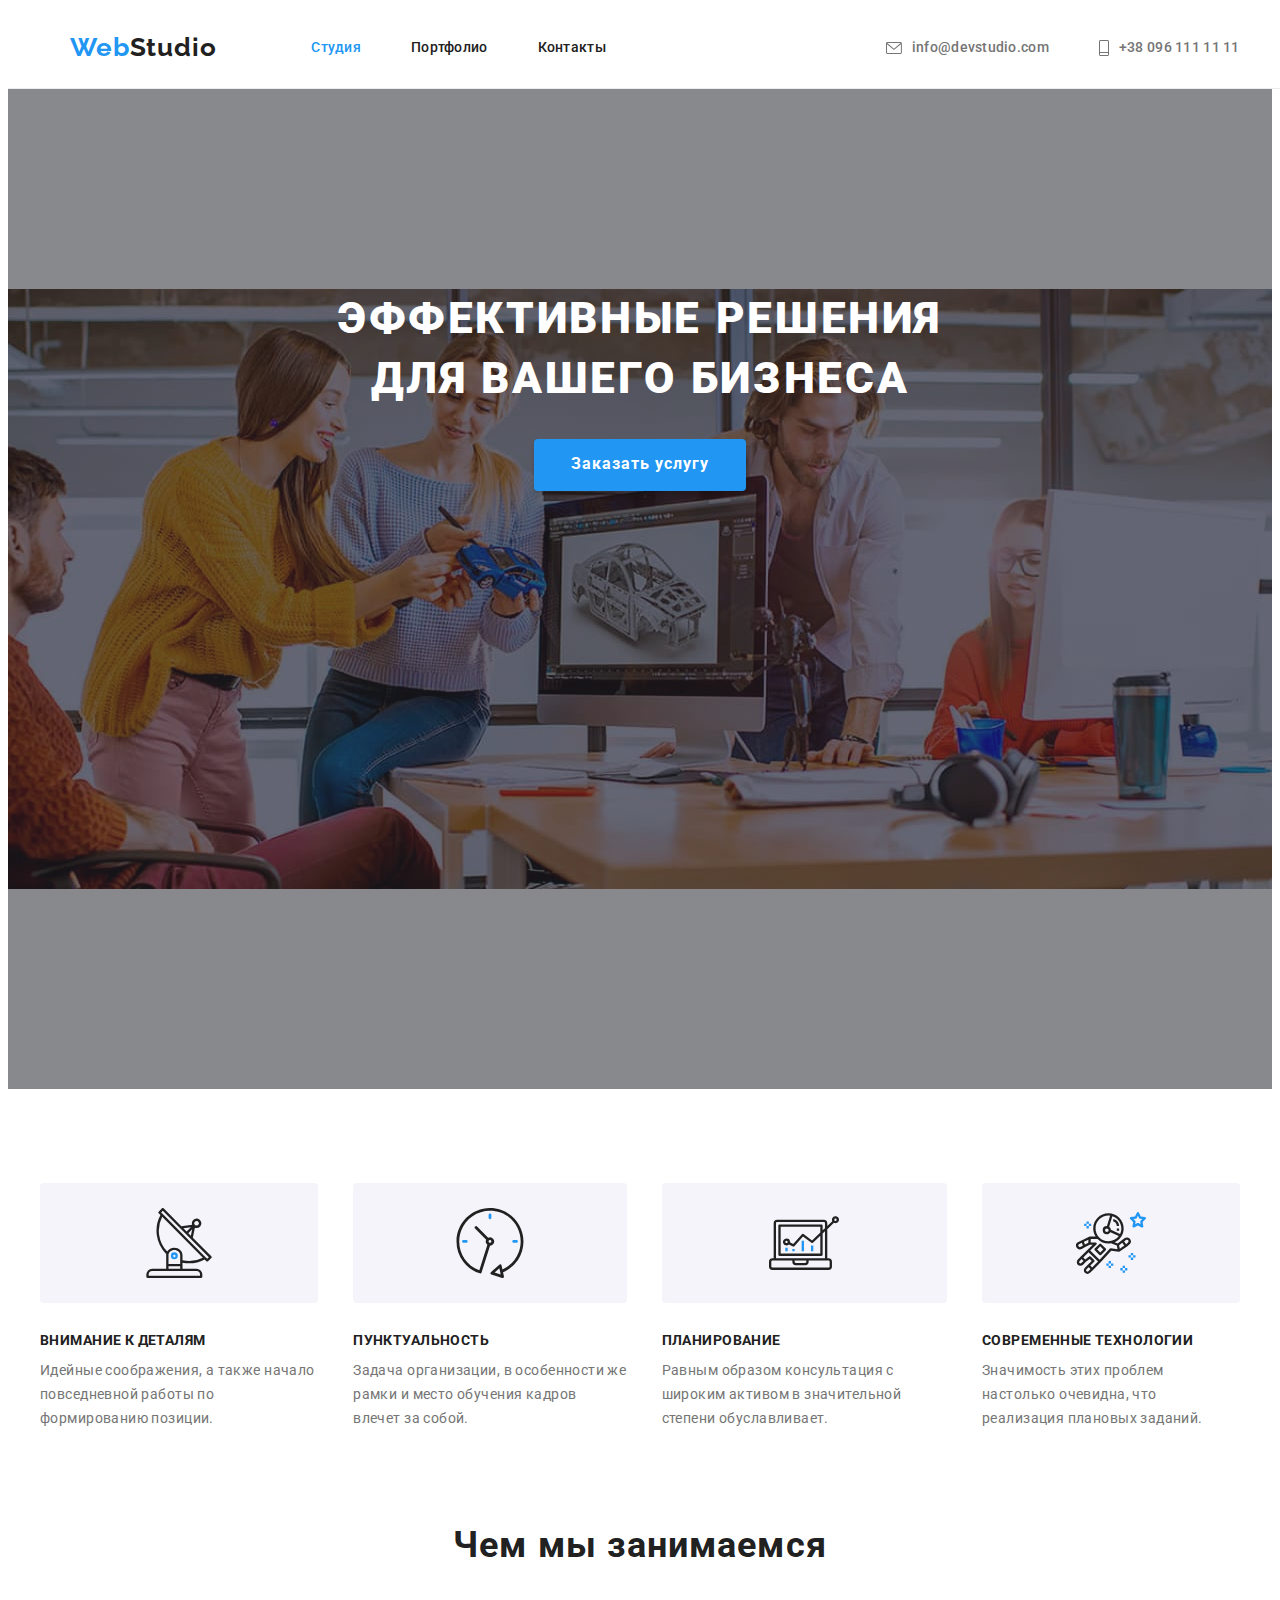
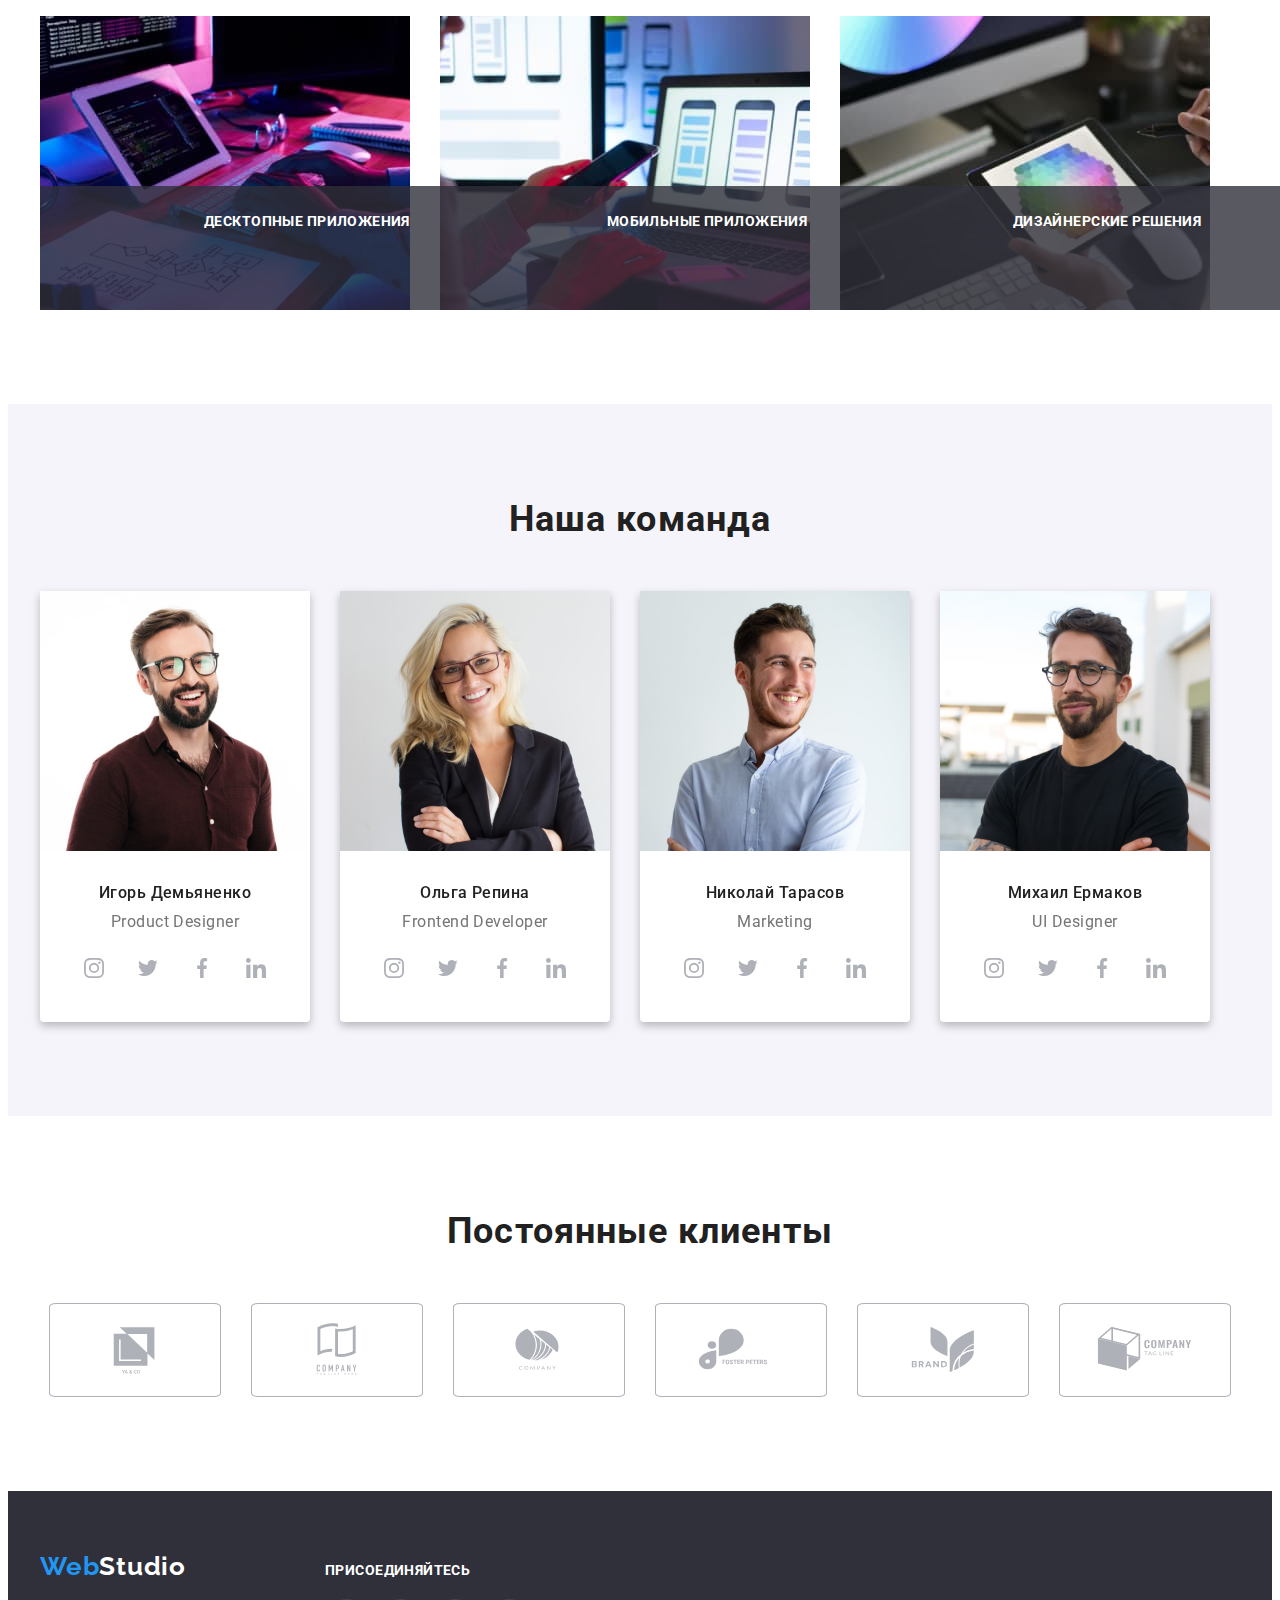
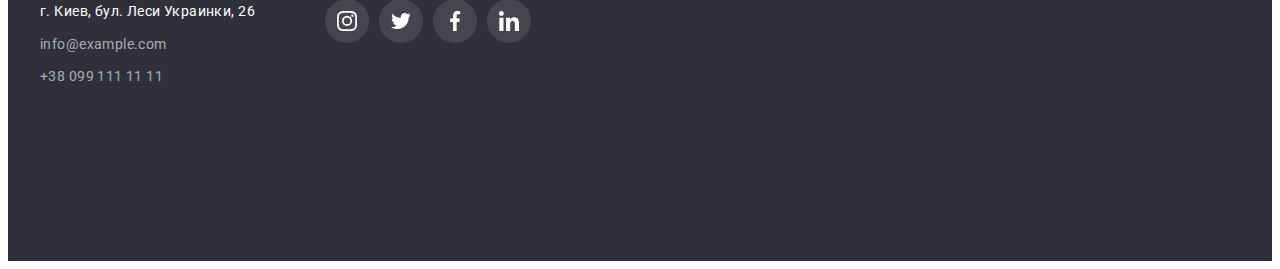
<file: index.html>
<!DOCTYPE html>
<html lang="ru">

<head>
  <meta charset="UTF-8" />
  <meta http-equiv="X-UA-Compatible" content="IE=edge" />
  <meta name="viewport" content="width=device-width, initial-scale=1.0" />
  <link rel="preconnect" href="https://fonts.googleapis.com" />
  <link rel="preconnect" href="https://fonts.gstatic.com" crossorigin />
  <link href="https://fonts.googleapis.com/css2?family=Raleway:wght@700&family=Roboto:wght@400;500;700;900&display=swap"
    rel="stylesheet" />
  <link rel="stylesheet" href="https://cdnjs.cloudflare.com/ajax/libs/modern-normalize/1.1.0/modern-normalize.min.css"
    integrity="sha512-wpPYUAdjBVSE4KJnH1VR1HeZfpl1ub8YT/NKx4PuQ5NmX2tKuGu6U/JRp5y+Y8XG2tV+wKQpNHVUX03MfMFn9Q=="
    crossorigin="anonymous" referrerpolicy="no-referrer" />
  <link rel="stylesheet" href="./css/styles.css" />
  <title>goit-markup-hw-04</title>
</head>

<body>

  <!---------- Header section ---------->

  <header class="site-header">
    <div class="container header">
      <a href="index.html" class="logo"><span class="logo-item">Web</span>Studio</a>

      <!---------- Nav section ---------->

      <nav class="site-nav">
        <ul class="nav">
          <li><a href="index.html" class="nav-link current">Студия</a></li>
          <li><a href="portfolio.html" class="nav-link">Портфолио</a></li>
          <li><a href="#contact" class="nav-link">Контакты</a></li>
        </ul>
      </nav>
      <ul class="contact-list">
        <li class="contact-item">
          <a href="mailto:info@devstudio.com" class="link-contact">
            <svg class="contact-icon" width="16" height="12">
              <use href="./images/icons.svg#icon-envelope"></use>
            </svg>
            info@devstudio.com</a>
        </li>
        <li class="contact-item">
          <a href="tel:+380961111111" class="link-contact">
            <svg class="contact-icon" width="10" height="16">
              <use href="./images/icons.svg#icon-mobile"></use>
            </svg>
            +38 096 111 11 11</a>
        </li>
      </ul>
    </div>
  </header>

  <!---------- Main section ---------->

  <main>

    <!---------- Title ---------->

    <section class="hero bg-hero">
      <div class="container">
        <h1 class="hero-title">
          Эффективные решения <br />
          для вашего бизнеса
        </h1>
        <button type="button">Заказать услугу</button>
      </div>
    </section>

    <!---------- Skills section ---------->

    <section class="section skills">
      <div class="container">
        <ul class="skills-list">
          <li class="skills-item icon-1">
            <h3>Внимание к деталям</h3>
            <p>
              Идейные соображения, а также начало повседневной работы по формированию позиции.
            </p>
          </li>
          <li class="skills-item icon-2">
            <h3>Пунктуальность</h3>
            <p>
              Задача организации, в особенности же рамки и место обучения кадров влечет за собой.
            </p>
          </li>
          <li class="skills-item icon-3">
            <h3>Планирование</h3>
            <p>
              Равным образом консультация с широким активом в значительной степени обуславливает.
            </p>
          </li>
          <li class="skills-item icon-4">
            <h3>Современные технологии</h3>
            <p>Значимость этих проблем настолько очевидна, что реализация плановых заданий.</p>
          </li>
        </ul>
      </div>
    </section>

    <!---------- Work section ---------->

    <section class="section work">
      <div class="container wor">
        <h2 class="work-title">Чем мы занимаемся</h2>
        <ul class="work-list">
          <li class="work-item">
            <img src="./images/box1.jpg" alt="кодинг" width="370" />
            <p class="work-text">Десктопные приложения</p>
          </li>
          <li class="work-item">
            <img src="./images/box2.jpg" alt="разработка мобильных приложений" width="370" />
            <p class="work-text">Мобильные приложения</p>
          </li>
          <li class="work-item"><img src="./images/box3.jpg" alt="дизайн" width="370" />
            <p class="work-text">Дизайнерские решения</p>
          </li>
        </ul>
      </div>
    </section>

    <!---------- Team section ---------->

    <section class="section team">
      <div class="container">
        <h2 class="team-title">Наша команда</h2>
        <ul class="team-list">
          <li class="team-card">
            <img src="./images/img1.jpg" alt="Product Designer" width="270" />
            <div class="team-text">
              <h3>Игорь Демьяненко</h3>
              <p lang="en">Product Designer</p>
              <ul class="social-list">
                <li>
                  <a href="" class="media-link">
                    <svg class="media-icon" width="20px" height="20">
                      <use href="./images/icons.svg#icon-instagram"></use>
                    </svg>
                  </a>
                </li>
                <li>
                  <a href="" class="media-link">
                    <svg class="media-icon" width="20px" height="20">
                      <use href="./images/icons.svg#icon-twitter"></use>
                    </svg>
                  </a>
                </li>
                <li>
                  <a href="" class="media-link">
                    <svg class="media-icon" width="20px" height="20">
                      <use href="./images/icons.svg#icon-facebook"></use>
                    </svg>
                  </a>
                </li>
                <li>
                  <a href="" class="media-link">
                    <svg class="media-icon" width="20px" height="20">
                      <use href="./images/icons.svg#icon-linkedin"></use>
                    </svg>
                  </a>
                </li>
              </ul>
            </div>
          </li>
          <li class="team-card">
            <img src="./images/img2.jpg" alt="Frontend Developer" width="270" />
            <div class="team-text">
              <h3>Ольга Репина</h3>
              <p lang="en">Frontend Developer</p>
              <ul class="social-list">
                <li>
                  <a href="" class="media-link">
                    <svg class="media-icon" width="20px" height="20">
                      <use href="./images/icons.svg#icon-instagram"></use>
                    </svg>
                  </a>
                </li>
                <li>
                  <a href="" class="media-link">
                    <svg class="media-icon" width="20px" height="20">
                      <use href="./images/icons.svg#icon-twitter"></use>
                    </svg>
                  </a>
                </li>
                <li>
                  <a href="" class="media-link">
                    <svg class="media-icon" width="20px" height="20">
                      <use href="./images/icons.svg#icon-facebook"></use>
                    </svg>
                  </a>
                </li>
                <li>
                  <a href="" class="media-link">
                    <svg class="media-icon" width="20px" height="20">
                      <use href="./images/icons.svg#icon-linkedin"></use>
                    </svg>
                  </a>
                </li>
              </ul>
            </div>
          </li>
          <li class="team-card">
            <img src="./images/img3.jpg" alt="Marketing" width="270" />
            <div class="team-text">
              <h3>Николай Тарасов</h3>
              <p lang="en">Marketing</p>
              <ul class="social-list">
                <li>
                  <a href="" class="media-link">
                    <svg class="media-icon" width="20px" height="20px">
                      <use href="./images/icons.svg#icon-instagram"></use>
                    </svg>
                  </a>
                </li>
                <li>
                  <a href="" class="media-link">
                    <svg class="media-icon" width="20px" height="20px">
                      <use href="./images/icons.svg#icon-twitter"></use>
                    </svg>
                  </a>
                </li>
                <li>
                  <a href="" class="media-link">
                    <svg class="media-icon" width="20px" height="20">
                      <use href="./images/icons.svg#icon-facebook"></use>
                    </svg>
                  </a>
                </li>
                <li>
                  <a href="" class="media-link">
                    <svg class="media-icon" width="20px" height="20">
                      <use href="./images/icons.svg#icon-linkedin"></use>
                    </svg>
                  </a>
                </li>
              </ul>
            </div>
          </li>
          <li class="team-card">
            <img src="./images/img4.jpg" alt="UI Designer" width="270" />
            <div class="team-text">
              <h3>Михаил Ермаков</h3>
              <p lang="en">UI Designer</p>
              <ul class="social-list">
                <li>
                  <a href="" class="media-link">
                    <svg class="media-icon" width="20px" height="20">
                      <use href="./images/icons.svg#icon-instagram"></use>
                    </svg>
                  </a>
                </li>
                <li>
                  <a href="" class="media-link">
                    <svg class="media-icon" width="20px" height="20">
                      <use href="./images/icons.svg#icon-twitter"></use>
                    </svg>
                  </a>
                </li>
                <li>
                  <a href="" class="media-link">
                    <svg class="media-icon" width="20px" height="20">
                      <use href="./images/icons.svg#icon-facebook"></use>
                    </svg>
                  </a>
                </li>
                <li>
                  <a href="" class="media-link">
                    <svg class="media-icon" width="20px" height="20">
                      <use href="./images/icons.svg#icon-linkedin"></use>
                    </svg>
                  </a>
                </li>
              </ul>
            </div>
          </li>
        </ul>
      </div>
    </section>

    <!------------- Clients section -------------->

    <section class="section clients">
      <div class="container">
        <h2>Постоянные клиенты</h2>
        <ul class="client-list">
          <li class="client-item">
            <a href="" class="client-link">
              <svg class="client-icon" width="106" height="60">
                <use href="./images/icons.svg#icon-yaco"></use>
              </svg>
            </a>
          </li>
          <li class="client-item">
            <a href="" class="client-link">
              <svg class="client-icon" width="106" height="60">
                <use href="./images/icons.svg#icon-company"></use>
              </svg>
            </a>
          </li>
          <li class="client-item">
            <a href="" class="client-link">
              <svg class="client-icon" width="106" height="60">
                <use href="./images/icons.svg#icon-company2"></use>
              </svg>
            </a>
          </li>
          <li class="client-item">
            <a href="" class="client-link">
              <svg class="client-icon" width="106" height="60">
                <use href="./images/icons.svg#icon-foster"></use>
              </svg>
            </a>
          </li>
          <li class="client-item">
            <a href="" class="client-link">
              <svg class="client-icon" width="106" height="60">
                <use href="./images/icons.svg#icon-brand"></use>
              </svg>
            </a>
          </li>
          <li class="client-item">
            <a href="" class="client-link">
              <svg class="client-icon" width="106" height="60">
                <use href="./images/icons.svg#icon-tag"></use>
              </svg>
            </a>
          </li>
        </ul>
      </div>
    </section>
  </main>

  <!---------- Footer section ---------->

  <footer class="footer">
    <div class="container aside">
      <div>
        <a href="index.html" class="footer-logo"><span class="logo-item">Web</span>Studio</a>

        <!---------- Contacts section ---------->

        <address id="contact">
          <ul>
            <li class="li-address">
              <a href="https://goo.gl/maps/FoHEAQYZBGtC9JvY6" target="_blank" rel="noopener nofollow noreferrer"
                class="address-link">г. Киев, бул. Леси Украинки, 26</a>
            </li>
            <li class="li-contact">
              <a href="mailto:info@example.com" class="address-contact">info@example.com</a>
            </li>
            <li class="li-contact">
              <a href="tel:+380991111111" class="address-contact">+38 099 111 11 11</a>
            </li>
          </ul>
        </address>
      </div>
      <div class="social-media">
        <p>Присоединяйтесь</p>
        <ul class="media-list">
          <li>
            <a href="" class="media-link">
              <svg class="footer-icon" width="20px" height="20">
                <use href="./images/icons.svg#icon-instagram"></use>
              </svg>
            </a>
          </li>
          <li>
            <a href="" class="media-link">
              <svg class="footer-icon" width="20px" height="20">
                <use href="./images/icons.svg#icon-twitter"></use>
              </svg>
            </a>
          </li>
          <li>
            <a href="" class="media-link">
              <svg class="footer-icon" width="20px" height="20">
                <use href="./images/icons.svg#icon-facebook"></use>
              </svg>
            </a>
          </li>
          <li>
            <a href="" class="media-link">
              <svg class="footer-icon" width="20px" height="20">
                <use href="./images/icons.svg#icon-linkedin"></use>
              </svg>
            </a>
          </li>
        </ul>
      </div>
    </div>
  </footer>
</body>

</html>
</file>
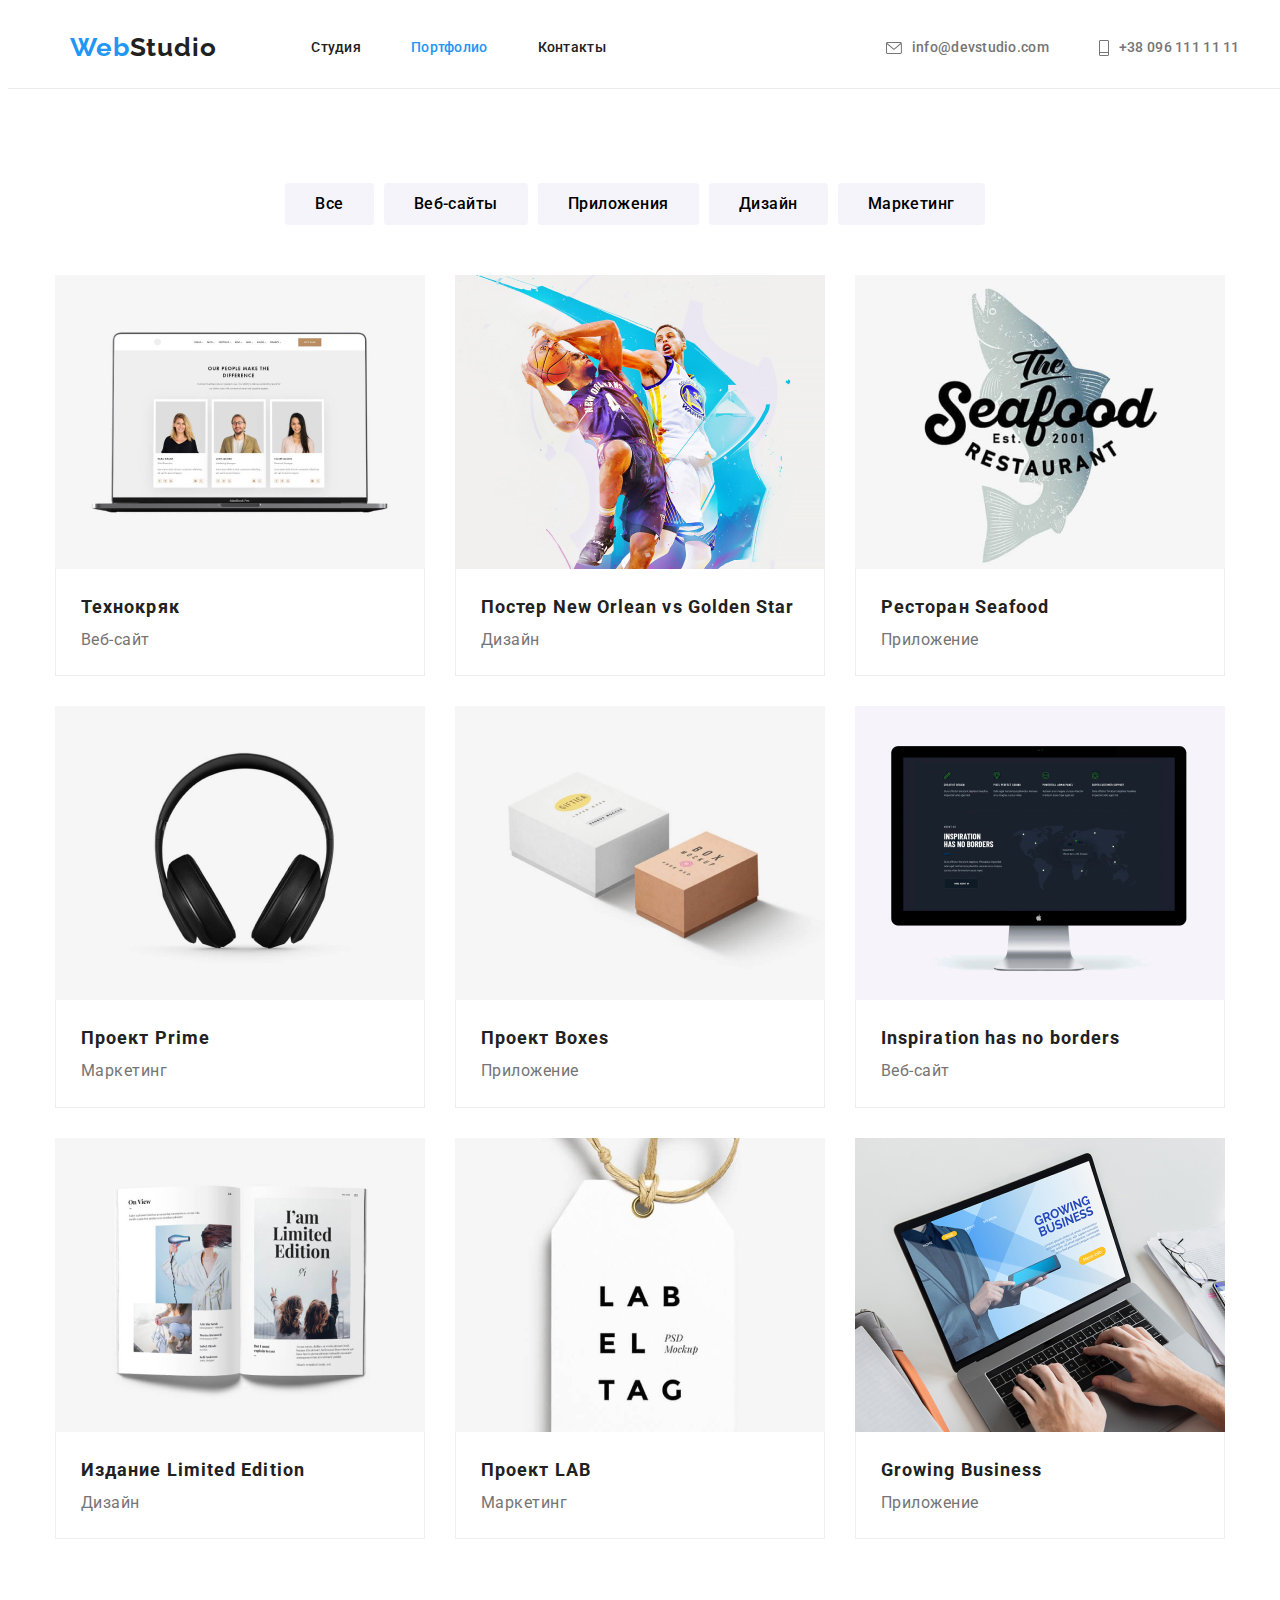
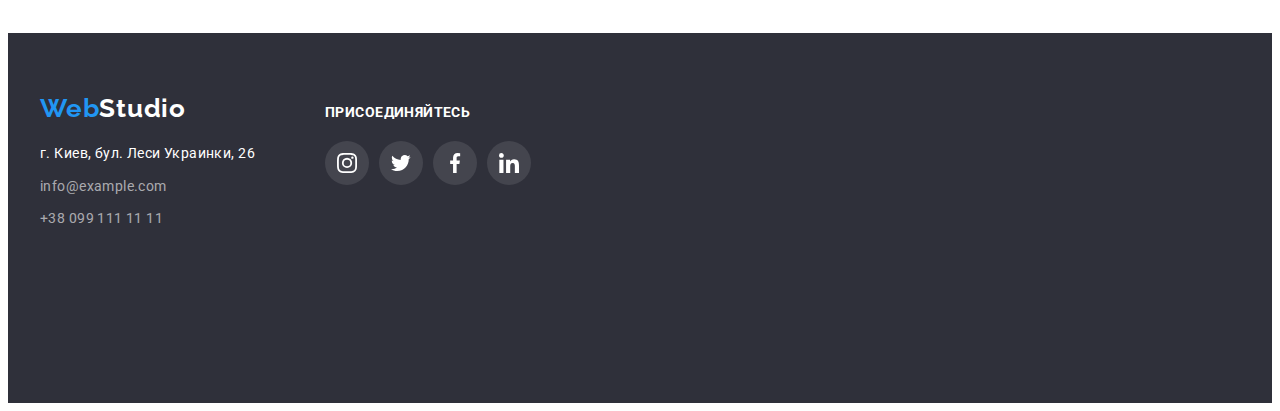
<file: portfolio.html>
<!DOCTYPE html>
<html lang="ru">

<head>
  <meta charset="UTF-8" />
  <meta http-equiv="X-UA-Compatible" content="IE=edge" />
  <meta name="viewport" content="width=device-width, initial-scale=1.0" />
  <link rel="preconnect" href="https://fonts.googleapis.com" />
  <link rel="preconnect" href="https://fonts.gstatic.com" crossorigin />
  <link href="https://fonts.googleapis.com/css2?family=Raleway:wght@700&family=Roboto:wght@400;500;700;900&display=swap"
    rel="stylesheet" />
  <link rel="stylesheet" href="https://cdnjs.cloudflare.com/ajax/libs/modern-normalize/1.1.0/modern-normalize.min.css"
    integrity="sha512-wpPYUAdjBVSE4KJnH1VR1HeZfpl1ub8YT/NKx4PuQ5NmX2tKuGu6U/JRp5y+Y8XG2tV+wKQpNHVUX03MfMFn9Q=="
    crossorigin="anonymous" referrerpolicy="no-referrer" />
  <link rel="stylesheet" href="./css/styles.css" />
  <title>goit-markup-hw-04</title>
</head>

<body>

  <!---------- Header section ---------->

  <header class="site-header">
    <div class="container header">
      <a href="index.html" class="logo"> <span class="logo-item">Web</span>Studio</a>

      <!---------- Nav section ---------->

      <nav>
        <ul class="nav">
          <li><a href="index.html" class="nav-link">Студия</a></li>
          <li><a href="portfolio.html" class="nav-link current">Портфолио</a></li>
          <li><a href="#contact" class="nav-link">Контакты</a></li>
        </ul>
      </nav>
      <ul class="contact-list">
        <li><a href="mailto:info@devstudio.com" class="link-contact"><svg class="contact-icon" width="16" height="12">
              <use href="./images/icons.svg#icon-envelope"></use>
            </svg>info@devstudio.com</a></li>
        <li><a href="tel:+380961111111" class="link-contact"><svg class="contact-icon" width="10" height="16">
              <use href="./images/icons.svg#icon-mobile"></use>
            </svg>+38 096 111 11 11</a></li>
      </ul>
    </div>
  </header>

  <!---------- Main section ---------->

  <main>

    <!--- Galery section --->

    <section class="section projects">
      <div class="container">
        <h1 class="visually-hidden">Галерея проектов</h1>
        <ul class="button-menu">
          <li><button type="button" class="button">Все</button></li>
          <li><button type="button" class="button">Веб-сайты</button></li>
          <li><button type="button" class="button">Приложения</button></li>
          <li><button type="button" class="button">Дизайн</button></li>
          <li><button type="button" class="button">Маркетинг</button></li>
        </ul>
        <ul class="pr-list">
          <li class="pr-item">
            <a href="" class="pr-link"><img src="./images/project1.jpg" alt="ноутбук" />
              <div class="pr-text">
                <h2 class="pr-title">Технокряк</h2>
                <p class="pr-desc">Веб-сайт</p>
              </div>
            </a>
          </li>
          <li class="pr-item">
            <a href="" class="pr-link"><img src="./images/project2.jpg" alt="баскетбольный постер" />
              <div class="pr-text">
                <h2 class="pr-title">Постер New Orlean vs Golden Star</h2>
                <p class="pr-desc">Дизайн</p>
              </div>
            </a>
          </li>
          <li class="pr-item">
            <a href="" class="pr-link"><img src="./images/project3.jpg" alt="логотип ресторана" />
              <div class="pr-text">
                <h2 class="pr-title">Ресторан Seafood</h2>
                <p class="pr-desc">Приложение</p>
              </div>
            </a>
          </li>
          <li class="pr-item">
            <a href="" class="pr-link"><img src="./images/project4.jpg" alt="наушники" />
              <div class="pr-text">
                <h2 class="pr-title">Проект Prime</h2>
                <p class="pr-desc">Маркетинг</p>
              </div>
            </a>
          </li>
          <li class="pr-item">
            <a href="" class="pr-link"><img src="./images/project5.jpg" alt="две коробки" />
              <div class="pr-text">
                <h2 class="pr-title">Проект Boxes</h2>
                <p class="pr-desc">Приложение</p>
              </div>
            </a>
          </li>
          <li class="pr-item">
            <a href="" class="pr-link"><img src="./images/project6.jpg" alt="дэсктоп" />
              <div class="pr-text">
                <h2 class="pr-title">Inspiration has no borders</h2>
                <p class="pr-desc">Веб-сайт</p>
              </div>
            </a>
          </li>
          <li class="pr-item">
            <a href="" class="pr-link"><img src="./images/project7.jpg" alt="книга" />
              <div class="pr-text">
                <h2 class="pr-title">Издание Limited Edition</h2>
                <p class="pr-desc">Дизайн</p>
              </div>
            </a>
          </li>
          <li class="pr-item">
            <a href="" class="pr-link"><img src="./images/project8.jpg" alt="бирка" />
              <div class="pr-text">
                <h2 class="pr-title">Проект LAB</h2>
                <p class="pr-desc">Маркетинг</p>
              </div>
            </a>
          </li>
          <li class="pr-item">
            <a href="" class="pr-link"><img src="./images/project9.jpg" alt="лэптоп" />
              <div class="pr-text">
                <h2 class="pr-title">Growing Business</h2>
                <p class="pr-desc">Приложение</p>
              </div>
            </a>
          </li>
        </ul>
      </div>
    </section>
  </main>

  <!---------- Footer section ---------->

  <footer class="footer">
    <div class="container aside">
      <aside>
        <a href="index.html" class="footer-logo"><span class="logo-item">Web</span>Studio</a>

        <!---------- Contacts section ---------->

        <address id="contact">
          <ul>
            <li class="li-address">
              <a href="https://goo.gl/maps/FoHEAQYZBGtC9JvY6" target="_blank" rel="noopener nofollow noreferrer"
                class="address-link">г. Киев, бул. Леси Украинки, 26</a>
            </li>
            <li class="li-contact">
              <a href="mailto:info@example.com" class="address-contact">info@example.com</a>
            </li>
            <li class="li-contact">
              <a href="tel:+380991111111" class="address-contact">+38 099 111 11 11</a>
            </li>
          </ul>
        </address>
      </aside>
      <aside class="social-media">
        <p>Присоединяйтесь</p>
        <ul class="media-list">
          <li>
            <a href="" class="media-link">
              <svg class="footer-icon" width="20px" height="20">
                <use href="./images/icons.svg#icon-instagram"></use>
              </svg>
            </a>
          </li>
          <li>
            <a href="" class="media-link">
              <svg class="footer-icon" width="20px" height="20">
                <use href="./images/icons.svg#icon-twitter"></use>
              </svg>
            </a>
          </li>
          <li>
            <a href="" class="media-link">
              <svg class="footer-icon" width="20px" height="20">
                <use href="./images/icons.svg#icon-facebook"></use>
              </svg>
            </a>
          </li>
          <li>
            <a href="" class="media-link">
              <svg class="footer-icon" width="20px" height="20">
                <use href="./images/icons.svg#icon-linkedin"></use>
              </svg>
            </a>
          </li>
        </ul>
      </aside>
    </div>
  </footer>
</body>

</html>
</file>
<file: css/styles.css>
:root {
  --main-color: #212121;
  --accent-color: #2196f3;
  --title-color: #ffffff;
  --background: #2f303a;
  --item-color: #f5f4fa;
  --text-color: #757575;
  --icon-color: #afb1b8;
}

body {
  font-family: 'Roboto', sans-serif;
  color: var(--main-color);
}

.container {
  width: 1200px;
  padding: 0 15px;
  margin: 0 auto;
}

.section {
  padding-top: 94px;
  padding-bottom: 94px;
}

ul {
  list-style: none;
  padding: 0;
  margin: 0;
}

a {
  text-decoration: none;
  color: inherit;
}

h1,
h2,
h3,
p {
  margin: 0;
}

/* ---------- Шапка cторінки ---------- */

.header {
  display: flex;
  align-items: center;
  justify-content: center;
  /* position: fixed; */
  width: 100%;
  top: 0px;
  left: 0;
  right: 0;
  height: 80px;

  text-align: center;
  font-style: normal;
  font-weight: 500;
  font-size: 14px;
  line-height: 1.14;
  letter-spacing: 0.02em;

  background-color: var(--title-color);
  border-bottom: 1px solid #ececec;
  z-index: 3;
}

.header .logo {
  font-family: Raleway;
  font-weight: bold;
  font-size: 26px;
  line-height: 1.2;
  letter-spacing: 0.03em;
  color: var(--main-color);
  margin-right: 95px;
}
.logo-item {
  color: var(--accent-color);
}

/* ---------- Меню навигація сайту ----------- */

.nav {
  display: flex;
}
.nav li:not(:last-child) {
  margin-right: 50px;
}
.nav-link {
  color: var(--main-color);
  padding-top: 32px;
  padding-bottom: 32px;
}
.nav-link:hover,
.nav-link:focus {
  color: var(--accent-color);
  border-bottom: 2px;
  border-color: var(--accent-color);
}
.nav .current {
  color: var(--accent-color);
}
.contact-list {
  display: flex;
  align-items: center;
  margin-left: 280px;
}
.contact-list li:not(:last-child) {
  margin-right: 50px;
  flex-wrap: nowrap;
}
.link-contact {
  display: inline-flex;
  align-items: center;
  color: var(--text-color);
  padding-top: 32px;
  padding-bottom: 32px;
}
.link-contact:hover,
.link-contact:focus {
  color: var(--accent-color);
}
.contact-item {
  display: flex;
}
.contact-icon {
  fill: var(--text-color);
  margin-right: 10px;
}
.link-contact:hover svg {
  fill: var(--accent-color);
}
.link-contact:focus svg {
  fill: var(--accent-color);
}

/* ---------- Заголовок ---------- */

.hero {
  display: block;
  margin: auto;
  max-width: 1600px;
  text-align: center;
  height: 600px;
  padding-top: 200px;
  padding-bottom: 200px;
  background-color: #c4c4c4;
}
.bg-hero {
  background-image: linear-gradient(
      to right,
      rgba(47, 48, 58, 0.4),
      rgba(47, 48, 58, 0.4)
    ),
    url(../images/hero.jpg);
  background-repeat: no-repeat;
  background-position: center;
}
.hero-title {
  margin-left: auto;
  margin-right: auto;
  margin-bottom: 30px;
  width: 696px;

  font-style: normal;
  font-weight: 900;
  font-size: 44px;
  line-height: 1.36;
  letter-spacing: 0.06em;
  text-transform: uppercase;
  color: var(--title-color);
}
.hero button {
  box-sizing: content-box;
  width: 200px;
  height: 50px;

  background: var(--accent-color);
  box-shadow: 0px 4px 4px rgba(0, 0, 0, 0.15);
  border-radius: 4px;
  border: var(--accent-color);
  color: var(--title-color);

  font-family: 'Roboto';
  font-weight: bold;
  font-size: 16px;
  line-height: 1.9;
  text-align: center;
  letter-spacing: 0.06em;
}
.hero button:hover,
.hero button:focus {
  background-color: var(--title-color);
  color: var(--accent-color);
  font-style: normal;
  font-weight: bold;
  font-size: 16px;
  line-height: 1.9;
  text-align: center;
  letter-spacing: 0.06em;
}

/* ---------- Навички ---------- */

.skills-list {
  display: flex;
  text-align: left;
}
.skills-list h3 {
  font-weight: bold;
  font-size: 14px;
  line-height: 1.14;
  letter-spacing: 0.03em;
  text-transform: uppercase;
  margin-bottom: 10px;
}
.skills-list p {
  font-size: 14px;
  line-height: 1.7;
  letter-spacing: 0.03em;
  color: var(--text-color);
}
.skills-list li:not(:last-child) {
  margin-right: 35px;
}
.skills-item::before {
  content: '';
  display: block;
  margin-bottom: 30px;
  height: 120px;
  border-radius: 4px;

  background-repeat: no-repeat;
  background-color: var(--item-color);
  background-position: center;
}

.skills-item.icon-1::before {
  background-image: url(../images/1_antenna.svg);
}
.skills-item.icon-2::before {
  background-image: url(../images/2_clock.svg);
}
.skills-item.icon-3::before {
  background-image: url(../images/3_diagram.svg);
}
.skills-item.icon-4::before {
  background-image: url(../images/4_astronaut.svg);
}

/* ---------- Вид діяльності ---------- */

.work {
  padding-top: 0;
}

/* .wor {
  position: relative;
} */
.work-title {
  text-align: center;
  font-weight: bold;
  font-size: 36px;
  line-height: 1.17;
  letter-spacing: 0.03em;
  margin-bottom: 50px;
}
.work-list {
  display: flex;
}
.work-list img {
  display: block;
}
.work-list li:not(:last-child) {
  margin-right: 30px;
}
.work-item {
  position: relative;
}
.work-text {
  position: absolute;
  bottom: 0;
  padding: 27px 82px;
  width: 370px;
  height: 70px;
  font-weight: bold;
  font-size: 14px;
  line-height: 1.2;
  text-align: center;
  letter-spacing: 0.03em;
  text-transform: uppercase;
  color: var(--title-color);
  background: rgba(47, 48, 58, 0.8);
}

/* ---------- Команда ---------- */

.team {
  background-color: var(--item-color);
}
.team-title {
  font-weight: bold;
  font-size: 36px;
  line-height: 1.17;
  text-align: center;
  letter-spacing: 0.03em;
  margin-bottom: 50px;
}
.team-list {
  display: flex;
}
.team-list li + li {
  margin-left: 30px;
}
.team-card {
  background-color: var(--title-color);
  filter: drop-shadow(0px 4px 4px rgba(0, 0, 0, 0.25));
  border-radius: 0px 0px 4px 4px;
}
.team-card img {
  display: block;
}
.team-card h3 {
  text-align: center;
  font-weight: 500;
  font-size: 16px;
  line-height: 1.2;
  letter-spacing: 0.03em;
  margin-bottom: 10px;
}
.team-card p {
  font-size: 16px;
  line-height: 1.2;
  text-align: center;
  letter-spacing: 0.03em;
  color: var(--text-color);
  margin-bottom: 15px;
}
.team-text {
  justify-content: center;
  padding: 32px;
}
.social-list {
  display: flex;
}
.social-list li + li {
  margin-left: 10px;
}
/* --------- Клиєнти ----------*/

.client-list {
  display: flex;
  justify-content: center;
}
.clients h2 {
  text-align: center;
  font-weight: bold;
  font-size: 36px;
  line-height: 1.2;
  text-align: center;
  letter-spacing: 0.03em;
  margin-bottom: 50px;
}
.client-link {
  display: flex;
  justify-content: center;
  align-items: center;
  width: 170px;
  height: 92px;
  border-radius: 4%;
  border: 1px solid var(--icon-color);
  background: rgba(255, 255, 255, 0.1);
}
.client-link:hover,
.client-link:focus {
  border-color: var(--accent-color);
}
.client-link:hover svg,
.client-link:focus svg {
  fill: var(--accent-color);
}
.client-list li + li {
  margin-left: 30px;
}
.client-icon {
  fill: var(--icon-color);
}

/* ---------- Підвал стрінки ---------- */

.footer {
  height: 250px;
  background-color: var(--background);
  color: var(--title-color);
  padding-top: 60px;
  padding-bottom: 60px;
}
.footer-logo {
  font-family: Raleway;
  font-weight: bold;
  font-size: 26px;
  line-height: 1.2;
  letter-spacing: 0.03em;
}
/*------- Контакти -------*/

.address-link,
.address-contact {
  font-style: normal;
  font-weight: normal;
  font-size: 14px;
  line-height: 2.1;
  letter-spacing: 0.03em;
  text-align: center;
}
.li-address {
  margin-top: 15px;
}
.li-contact {
  margin-top: 3px;
}
.address-link:hover {
  color: var(--accent-color);
}
.address-contact {
  color: rgba(255, 255, 255, 0.6);
}
.address-contact:hover,
.address-contact:focus {
  color: var(--accent-color);
}
.aside {
  display: flex;
  align-items: baseline;
}
.social-media {
  margin-left: 70px;
}
.social-media p {
  font-weight: bold;
  font-size: 14px;
  line-height: 1.2;
  letter-spacing: 0.03em;
  text-transform: uppercase;
  margin-bottom: 20px;
}

/*------ Іконки соц сіток ------*/

.media-list {
  display: flex;
}
.media-list li + li {
  margin-left: 10px;
}
.media-icon {
  fill: var(--icon-color);
}
.footer-icon {
  fill: var(--title-color);
}
.media-link {
  display: inline-flex;
  justify-content: center;
  align-items: center;
  width: 44px;
  height: 44px;
  border-radius: 50%;
  background: rgba(255, 255, 255, 0.1);
}
.media-link:hover,
.media-link:focus {
  background-color: var(--accent-color);
}
.media-link:hover svg,
.media-link:focus svg {
  fill: var(--title-color);
}

/* ---------- Портфоліо ---------- */
/* ---------- Портфоліо ---------- */
/* ---------- Портфоліо ---------- */

/* ---------- Галерея проєктов ---------- */

.projects {
  align-items: center;
}
.visually-hidden {
  position: absolute;
  width: 1px;
  height: 1px;
  margin: -1px;
  border: 0;
  padding: 0;
  white-space: nowrap;
  clip-path: inset(100%);
  clip: rect(0 0 0 0);
  overflow: hidden;
}

/* --- Меню навигації --- */

.button-menu {
  display: flex;
  justify-content: center;
  margin-bottom: 50px;
}
.button-menu li {
  margin-right: 10px;
}
.button {
  font-family: Roboto;
  font-weight: 500;
  font-size: 16px;
  line-height: 1.6;
  text-align: center;
  letter-spacing: 0.03em;
  padding-left: 30px;
  padding-right: 30px;

  box-sizing: content-box;
  height: 40px;
  background-color: var(--item-color);
  border-radius: 4px;
  border: var(--item-color);
}
.button:hover,
.button:focus {
  background-color: var(--accent-color);
  color: var(--title-color);

  box-shadow: 0px 4px 4px rgba(0, 0, 0, 0.25);
}

/* ---------- Приклади проєктів ---------- */

.pr-list {
  display: flex;
  flex-wrap: wrap;
  justify-content: center;
}
.pr-item {
  flex-direction: column;
  justify-content: center;
  box-sizing: border-box;
  max-width: calc ((100% - 60px) / 3);
  margin-right: 30px;
}
.pr-item:nth-child(-n + 6) {
  margin-bottom: 30px;
}
.pr-item:nth-child(3n) {
  margin-right: 0;
}
.pr-item:nth-child(3n + 3) {
  flex-wrap: nowrap;
}

.pr-link {
  display: block;
}
.pr-link:hover,
.pr-link:focus {
  box-shadow: 0px 1px 1px rgba(0, 0, 0, 0.12), 0px 4px 4px rgba(0, 0, 0, 0.06),
    1px 4px 6px rgba(0, 0, 0, 0.16);
}
.pr-item img {
  display: block;
}
.pr-text {
  padding: 20px 0 20px 25px;
  border-right: 1px solid #eeeeee;
  border-left: 1px solid #eeeeee;
  border-bottom: 1px solid #eeeeee;
}
.pr-title {
  font-weight: bold;
  font-size: 18px;
  line-height: 2;
  letter-spacing: 0.06em;
  text-align: left;
  color: var(--main-color);
}
.pr-desc {
  font-size: 16px;
  line-height: 1.9;
  letter-spacing: 0.03em;
  text-align: left;
  color: var(--text-color);
}
</file>
